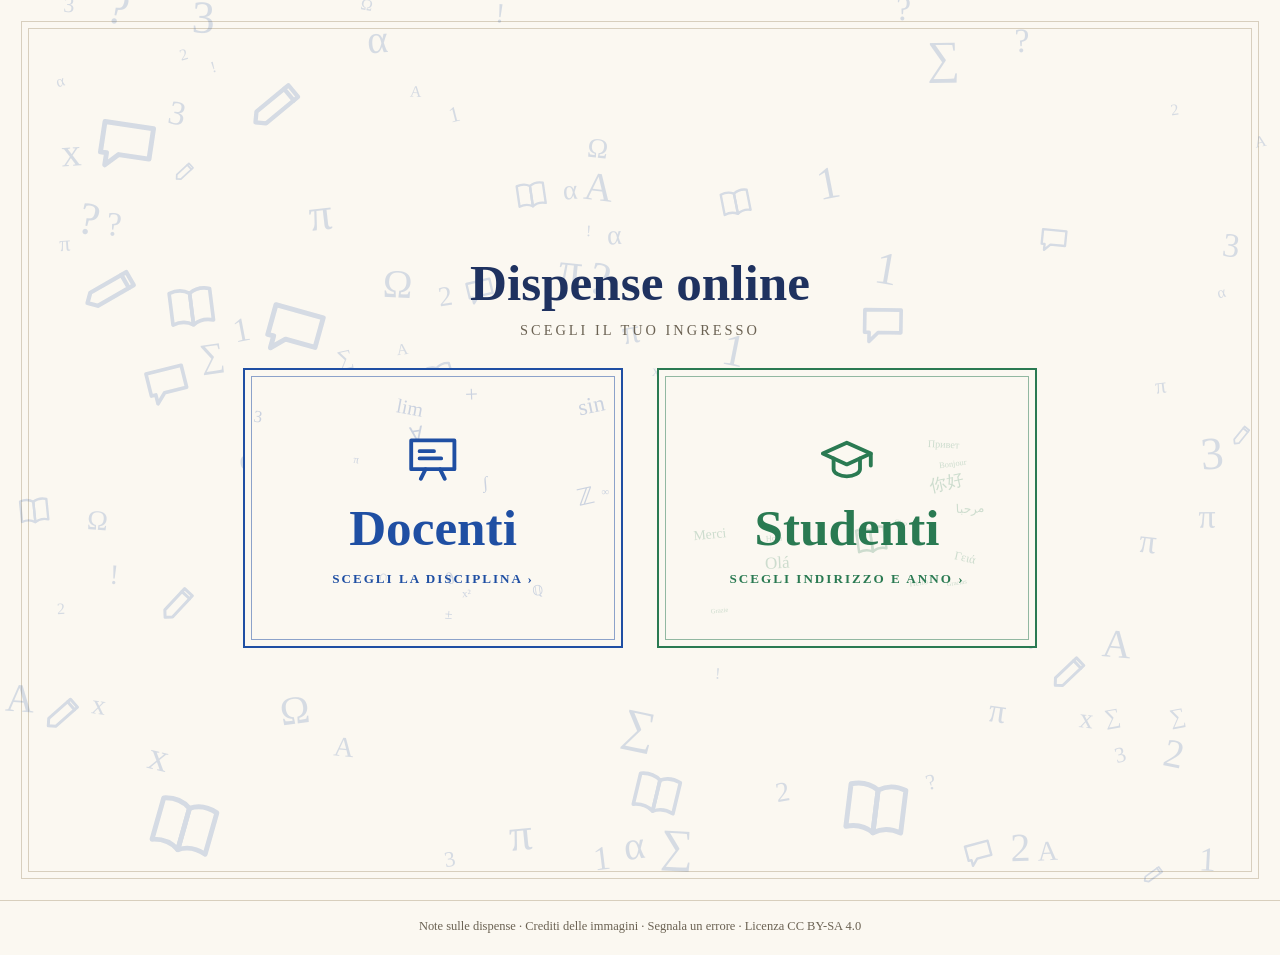
<file: sito/index.html>
<!DOCTYPE html>
<html lang="it">
<head>
<meta charset="utf-8">
<meta name="viewport" content="width=device-width, initial-scale=1">
<title>Dispense online</title>
<link rel="stylesheet" href="css/caratteri.css?v=20261128l">
<link rel="stylesheet" href="css/stile.css?v=20261128l">
</head>
<body>
<header id="barra" class="barra nascosta">
  <a href="#home" class="logo" title="Torna all'inizio"><span class="logo-segno">§</span> Dispense online</a>
  <nav id="briciole" class="briciole"></nav>
</header>
<main id="app"></main>
<div id="avviso" class="avviso" role="status"></div>

<script src="js/contenuti-anno1.js?v=20261128l"></script>
<script src="js/catalogo.js?v=20261128l"></script>
<script src="js/temi.js?v=20261128l"></script>
<script src="js/scene.js?v=20261128l"></script>
<script src="js/capitolo1.js?v=20261128l"></script>
<script src="js/esercizi-cap1.js?v=20261128l"></script>
<script src="js/capitolo2.js?v=20261128l"></script>
<script src="js/esercizi-cap2.js?v=20261128l"></script>
<script src="js/capitolo3.js?v=20261128l"></script>
<script src="js/esercizi-cap3.js?v=20261128l"></script>
<script src="js/capitolo4.js?v=20261128l"></script>
<script src="js/esercizi-cap4.js?v=20261128l"></script>
<script src="js/capitolo5.js?v=20261128l"></script>
<script src="js/esercizi-cap5.js?v=20261128l"></script>
<script src="js/capitolo6.js?v=20261128l"></script>
<script src="js/esercizi-cap6.js?v=20261128l"></script>
<script src="js/capitolo7.js?v=20261128l"></script>
<script src="js/esercizi-cap7.js?v=20261128l"></script>
<script src="js/illustrazioni.js?v=20261128l"></script>
<script src="js/animazioni.js?v=20261128l"></script>
<script src="js/app.js?v=20261128l"></script>
</body>
</html>
</file>
<file: sito/css/caratteri.css>
/* "Libro Serif" = Liberation Serif (licenza SIL OFL), stesse proporzioni del Times New Roman.
   Si usa il Times New Roman del computer se c'è, altrimenti questo. */
@font-face{font-family:'Libro Serif';font-style:normal;font-weight:400;font-display:swap;src:url(../font/libro-serif-Regular.woff2) format('woff2')}
@font-face{font-family:'Libro Serif';font-style:normal;font-weight:500 800;font-display:swap;src:url(../font/libro-serif-Bold.woff2) format('woff2')}
@font-face{font-family:'Libro Serif';font-style:italic;font-weight:400;font-display:swap;src:url(../font/libro-serif-Italic.woff2) format('woff2')}
@font-face{font-family:'Libro Serif';font-style:italic;font-weight:500 800;font-display:swap;src:url(../font/libro-serif-BoldItalic.woff2) format('woff2')}
</file>
<file: sito/css/stile.css>
/* ====== STILE "LIBRO CLASSICO" — cambia qui colori e caratteri ====== */
:root{
  --blu:#1f4fa3; --blu-scuro:#1f3260; --blu-chiaro:#eef2f9;
  --arancio:#2a86c9; --arancio-chiaro:#eaf4fc; /* colore della sezione ESERCIZI (azzurro) */
  --verde:#2a7a52; --verde-chiaro:#eaf4ee;
  --viola:#6b47b8; --viola-chiaro:#f3effa;
  --giallo:#d9a514; --giallo-chiaro:#fdf6df;
  --rosso:#b8322f;
  --testo:#2a2620; --testo-2:#6b6253; --bordo:#d8cfbd; --filetto:#e6dfcf;
  --sfondo:#efe9dc; --carta:#fbf8f1;
  --serif:'Times New Roman', 'Libro Serif', Times, serif;
  --sans:var(--serif);
}
*{box-sizing:border-box}
html{scroll-behavior:smooth}
body{margin:0;font-family:var(--serif);color:var(--testo);background:var(--sfondo);line-height:1.62;font-size:18.5px}
a{color:var(--blu)}
h1,h2,h3{font-family:var(--serif);font-weight:600;line-height:1.2;color:var(--blu-scuro)}
button{font-family:var(--sans);cursor:pointer}
sup{line-height:0}

/* ====== Barra superiore ====== */
.barra{position:sticky;top:0;z-index:20;display:flex;align-items:center;gap:22px;padding:10px 26px;background:var(--carta);border-bottom:2px solid var(--blu)}
.barra.nascosta{display:none}
.logo{font-family:var(--serif);font-weight:700;font-size:1.25rem;text-decoration:none;color:var(--blu-scuro);display:flex;align-items:center;gap:10px}
.logo-segno{display:inline-grid;place-items:center;width:30px;height:30px;background:var(--blu);color:#fff;font-size:1.05rem}
.briciole{font-family:var(--sans);font-size:.92rem;color:var(--testo-2)}
.briciole a{text-decoration:none}
.briciole span.sep{margin:0 8px;opacity:.5}

/* ====== Pagina iniziale ====== */
.copertina{position:relative;min-height:100vh;display:grid;place-items:center;overflow:hidden;background:var(--carta);color:var(--blu-scuro)}
.copertina::before{content:"";position:absolute;inset:28px;border:1px solid var(--bordo);outline:6px solid var(--carta);box-shadow:0 0 0 7px var(--bordo);pointer-events:none}
.simboli span{position:absolute;font-family:var(--serif);color:rgba(31,79,163,.10);animation:sale linear infinite;user-select:none}
@keyframes sale{from{transform:translateY(110vh) rotate(0)}to{transform:translateY(-20vh) rotate(360deg)}}
.copertina-centro{position:relative;text-align:center;z-index:2;padding:20px}
.copertina-centro p{font-family:var(--sans);letter-spacing:3px;text-transform:uppercase;font-size:.9rem;color:var(--testo-2);margin:0 0 26px}
.bottone-matematica{text-decoration:none;position:relative;display:inline-flex;flex-direction:column;align-items:center;gap:8px;padding:30px 72px 24px;border:2px solid var(--blu);
  background:var(--carta);color:var(--blu-scuro);font-family:var(--serif);font-size:clamp(2.6rem,7vw,4.6rem);font-weight:700;transition:background .3s,color .3s,transform .3s}
.bottone-matematica::after{content:"";position:absolute;inset:6px;border:1px solid var(--blu);opacity:.5;pointer-events:none}
.bottone-matematica small{font-family:var(--sans);font-size:.95rem;font-weight:600;letter-spacing:3px;text-transform:uppercase;color:var(--blu)}
.bottone-matematica:hover{background:var(--blu);color:#fff;transform:translateY(-3px)}
.bottone-matematica:hover small{color:#fff}
.bottone-matematica:hover::after{border-color:#fff}
.cerchio-copertina{display:block;margin:0 auto 20px;width:150px;height:150px}

/* ====== Scelta dell'anno ====== */
.pagina-anni{min-height:calc(100vh - 54px);padding:56px 24px}
.pagina-anni h1{text-align:center;font-size:2.4rem;margin:0 0 6px}
.pagina-anni .sottotitolo{text-align:center;color:var(--testo-2);margin:0 0 40px;font-style:italic}
.griglia-anni{display:grid;grid-template-columns:repeat(auto-fit,minmax(190px,1fr));gap:20px;max-width:1100px;margin:0 auto}
.carta-anno{position:relative;display:block;text-decoration:none;color:var(--testo);background:var(--carta);border:1px solid var(--bordo);border-top:8px solid var(--c);padding:26px 22px 22px;min-height:200px;overflow:hidden;
  opacity:0;transform:translateY(24px);animation:entra .6s cubic-bezier(.2,.8,.2,1) forwards;transition:transform .3s,box-shadow .3s}
.carta-anno:hover{transform:translateY(-5px);box-shadow:0 14px 30px rgba(60,45,20,.18)}
.carta-anno .num{font-family:var(--serif);font-size:4rem;font-weight:700;line-height:1;color:var(--c)}
.carta-anno .num sup{font-size:1.5rem}
.carta-anno .etichetta{font-weight:600;font-size:1.15rem;margin-top:8px;border-top:1px solid var(--filetto);padding-top:8px}
.carta-anno .stato{font-family:var(--sans);font-size:.85rem;color:var(--testo-2);margin-top:4px}
.carta-anno::after{content:attr(data-simbolo);position:absolute;right:10px;bottom:-24px;font-family:var(--serif);font-size:7rem;color:var(--c);opacity:.12}
.carta-anno.disattiva{cursor:default;filter:grayscale(.6)}
.carta-anno.disattiva:hover{transform:none;box-shadow:none}
@keyframes entra{to{opacity:1;transform:none}}
.carta-anno.disattiva{animation-name:entra2}
@keyframes entra2{to{opacity:1;transform:none}}

/* ====== Indice dell'anno ====== */
.contenitore{max-width:1060px;margin:0 auto;padding:36px 24px 80px}
.intestazione-anno{display:flex;flex-wrap:wrap;align-items:flex-end;justify-content:space-between;gap:16px;margin-bottom:10px;border-bottom:2px solid var(--blu);padding-bottom:14px}
.intestazione-anno h1{margin:0;font-size:2.3rem}
.intestazione-anno p{margin:4px 0 0;color:var(--testo-2);font-style:italic}
.parte{margin:34px 0 0;font-family:var(--sans);font-size:.82rem;font-weight:700;letter-spacing:3px;text-transform:uppercase;color:var(--blu)}
.lista-capitoli{border-top:1px solid var(--bordo);margin-top:8px}
.capitolo-riga{display:grid;grid-template-columns:56px 1fr auto;align-items:center;gap:18px;padding:14px 4px;border-bottom:1px solid var(--bordo);
  opacity:0;transform:translateX(-10px);animation:entra .5s ease forwards}
.capitolo-riga .n{font-family:var(--serif);font-weight:700;font-size:1.6rem;color:#fff;background:var(--blu);display:grid;place-items:center;height:48px}
.capitolo-riga h3{margin:0;font-size:1.25rem}
.capitolo-riga .paragrafi{margin:3px 0 0;color:var(--testo-2);font-size:.9rem;font-style:italic}
.capitolo-riga.prossimamente .n{background:#c5bba6}
.capitolo-riga.prossimamente h3{color:#8f8676;font-weight:400}
.azioni{display:flex;gap:8px;flex-wrap:wrap}
.bottone{display:inline-flex;align-items:center;gap:8px;border:1.5px solid var(--blu);padding:7px 16px;font-family:var(--sans);font-weight:700;font-size:.9rem;text-decoration:none;transition:background .15s,color .15s;background:var(--carta);color:var(--blu)}
.bottone:hover{background:var(--blu);color:#fff}
.b-teoria{background:var(--blu);color:#fff}
.b-teoria:hover{background:var(--blu-scuro)}
.b-esercizi{border-color:var(--arancio);background:var(--arancio);color:#fff}
.b-esercizi:hover{background:#1f6fa8}
.etichetta-presto{font-family:var(--sans);font-size:.82rem;color:#8f8676;font-style:italic}

/* ====== Pagina del capitolo ====== */
.capitolo{display:grid;grid-template-columns:240px 1fr;gap:36px;max-width:1180px;margin:0 auto;padding:30px 24px 90px}
.indice-laterale{position:sticky;top:70px;align-self:start;font-family:var(--sans);font-size:.92rem}
.indice-laterale h4{margin:0 0 8px;font-size:.78rem;letter-spacing:3px;text-transform:uppercase;color:var(--blu);border-bottom:2px solid var(--blu);padding-bottom:6px}
.indice-laterale ol{list-style:none;margin:0;padding:0}
.indice-laterale li a{display:flex;gap:10px;padding:6px 8px;text-decoration:none;color:var(--testo);border-left:3px solid transparent}
.indice-laterale li a:hover,.indice-laterale li a.attivo{background:var(--blu-chiaro);border-left-color:var(--blu);color:var(--blu-scuro)}
.indice-laterale li a b{color:var(--blu);min-width:16px}
.indice-laterale .azioni{margin-top:18px;flex-direction:column}
.indice-laterale .azioni .bottone{justify-content:center}
.indice-laterale ol ol{margin:2px 0 6px 26px;font-size:.84rem}
.indice-laterale ol ol a{padding:3px 8px;color:var(--testo-2)}

.testata-capitolo{position:relative;overflow:hidden;background:var(--carta);border:1px solid var(--bordo);border-top:10px solid var(--blu);padding:28px 34px 26px;margin-bottom:28px}
.testata-capitolo.esercizi{border-top-color:var(--arancio)}
.testata-capitolo .cap{font-family:var(--sans);font-size:.8rem;letter-spacing:3px;text-transform:uppercase;color:var(--blu);font-weight:700}
.testata-capitolo.esercizi .cap{color:var(--arancio)}
.testata-capitolo h1{font-size:2.6rem;margin:6px 0 8px}
.testata-capitolo p{margin:0;color:var(--testo-2);font-style:italic;max-width:600px}
.testata-capitolo .grande{position:absolute;right:30px;top:6px;font-family:var(--serif);font-size:9rem;font-weight:700;color:var(--blu);opacity:.10;line-height:1}
.testata-capitolo.esercizi .grande{color:var(--arancio)}

.paragrafo{background:var(--carta);border:1px solid var(--bordo);padding:30px 38px;margin-bottom:26px;scroll-margin-top:72px}
.paragrafo h2:not(.punto-testa h2, .finale-testa h2){display:flex;align-items:baseline;gap:14px;margin:0 0 16px;font-size:1.75rem;border-bottom:2px solid var(--blu);padding-bottom:8px}
.paragrafo h2:not(.punto-testa h2, .finale-testa h2) .num{flex:none;font-size:2.3rem;color:var(--blu);font-weight:700}
.paragrafo h3{font-size:1.22rem;margin:26px 0 8px;display:flex;align-items:center;gap:10px}
.paragrafo h3::before{content:"";width:10px;height:10px;background:var(--rosso);flex:none}
.paragrafo p{margin:10px 0}
.definizione,.regola,.attenzione{padding:12px 18px;margin:16px 0;font-family:var(--sans);font-size:1rem}
.definizione{background:var(--blu-chiaro);border-top:3px solid var(--blu)}
.regola{background:var(--giallo-chiaro);border-top:3px solid var(--giallo)}
.attenzione{background:#fbeceb;border-top:3px solid var(--rosso)}
.definizione>b:first-child,.regola>b:first-child,.attenzione>b:first-child{display:block;font-size:.74rem;letter-spacing:2.5px;text-transform:uppercase;margin-bottom:4px}
.definizione>b:first-child{color:var(--blu)} .regola>b:first-child{color:#8f6a00} .attenzione>b:first-child{color:var(--rosso)}
.formula{font-family:var(--serif);font-size:1.25rem;text-align:center;margin:14px 0;color:var(--blu-scuro)}
.esempio{border-left:3px solid var(--verde);padding:8px 16px;margin:14px 0;background:var(--verde-chiaro);font-family:var(--sans);font-size:1rem}
.esempio>b:first-child{color:var(--verde);text-transform:uppercase;font-size:.78rem;letter-spacing:2px;margin-right:8px}
.approfondimento{border:1px solid #c9b48a;border-left:4px solid #8a6a3a;background:#f7f0e1;padding:10px 18px;margin:18px 0;font-size:1rem}
.approfondimento>b:first-child{display:block;color:#6d5332;font-size:.8rem;letter-spacing:2px;text-transform:uppercase;margin-bottom:4px}
.approfondimento p{margin:6px 0}
table.tab-segni{border-collapse:collapse;margin:14px auto;font-family:var(--serif)}
table.tab-segni th,table.tab-segni td{width:58px;height:44px;text-align:center;vertical-align:middle;font-size:1.35rem;border:1px solid var(--bordo);padding:0}
table.tab-segni th{background:#dbe9f7;color:var(--blu-scuro);font-weight:700;border:2px solid var(--blu)}
table.tab-segni th.angolo{background:var(--blu);color:#fff;font-size:1.8rem}
table.tab-segni td{background:#fff;color:var(--testo);font-weight:400}
@media print{table.tab-segni{break-inside:avoid;margin:6px auto}table.tab-segni th,table.tab-segni td{width:40px;height:28px;font-size:1.05rem}}
table.tab{border-collapse:collapse;width:100%;margin:14px 0;font-family:var(--sans);font-size:.95rem;border-top:2px solid var(--blu);border-bottom:2px solid var(--blu)}
table.tab th{color:var(--blu-scuro);text-align:left;padding:7px 12px;border-bottom:1px solid var(--blu)}
table.tab td{border-bottom:1px solid var(--filetto);padding:7px 12px}
.mat{font-family:var(--serif);font-style:normal}
.evid{background:var(--giallo-chiaro);padding:0 4px}

/* ====== Riquadri espandibili (curiosità, esercizio svolto) ====== */
.riquadro{margin:20px 0;border:1px solid var(--viola);border-left:6px solid var(--viola);background:var(--carta)}
.riquadro-testa{all:unset;box-sizing:border-box;display:flex;align-items:center;gap:14px;width:100%;padding:11px 16px;cursor:pointer;font-family:var(--sans)}
.riquadro-testa:hover{background:var(--viola-chiaro)}
.riquadro-testa:focus-visible{outline:3px solid var(--giallo)}
.icona-tonda{flex:none;display:grid;place-items:center;width:38px;height:38px;background:var(--viola);color:#fff;transition:transform .4s}
.riquadro.aperto .icona-tonda{transform:rotate(-12deg)}
.riquadro-titoli{flex:1}
.riquadro-tipo{display:block;font-size:.72rem;font-weight:700;letter-spacing:2.5px;text-transform:uppercase;color:var(--viola)}
.riquadro-titolo{display:block;font-family:var(--serif);font-weight:600;font-size:1.12rem;color:var(--testo)}
.riquadro-freccia{font-size:.85rem;font-weight:700;color:var(--viola);white-space:nowrap}
.riquadro-freccia::after{content:" ▾";display:inline-block;transition:transform .3s}
.riquadro.aperto .riquadro-freccia::after{transform:rotate(180deg)}
.riquadro-corpo{display:grid;grid-template-rows:0fr;transition:grid-template-rows .45s ease}
.riquadro.aperto .riquadro-corpo{grid-template-rows:1fr}
.riquadro-corpo>div{overflow:hidden}
.riquadro-corpo>div>div{padding:4px 22px 16px 68px;border-top:1px solid transparent}
.riquadro.aperto .riquadro-corpo>div>div{border-top-color:var(--filetto)}
.riquadro.svolto{border-color:var(--verde)}
.riquadro.svolto .icona-tonda{background:var(--verde)}
.riquadro.svolto .riquadro-testa:hover{background:var(--verde-chiaro)}
.riquadro.svolto .riquadro-tipo,.riquadro.svolto .riquadro-freccia{color:var(--verde)}
.riquadro.svolto .riquadro-corpo>div>div{font-family:var(--sans);font-size:.98rem}
.illustrazione{float:right;width:190px;margin:8px 0 10px 22px}
.illustrazione svg{width:100%;height:auto;display:block}
.riquadro-corpo>div>div::after{content:"";display:block;clear:both}

/* ====== Animazioni interattive ====== */
.anim{border:1px solid var(--bordo);border-top:3px solid var(--verde);background:#fff;padding:16px 18px;margin:20px 0}
.anim-titolo{display:flex;align-items:center;gap:10px;font-family:var(--sans);font-weight:700;font-size:.95rem;color:var(--verde);margin-bottom:10px;text-transform:uppercase;letter-spacing:1.5px}
.anim-titolo .pallino{width:9px;height:9px;background:var(--verde);animation:pulsa 1.6s infinite}
@keyframes pulsa{50%{opacity:.3}}
.anim svg{display:block;width:100%;height:auto}
.comandi{display:flex;flex-wrap:wrap;gap:12px 22px;align-items:center;margin-top:12px;font-family:var(--sans);font-size:.92rem}
.comandi label{display:flex;align-items:center;gap:8px;font-weight:700}
.comandi input[type=range]{width:140px;accent-color:var(--blu)}
.comandi output{min-width:26px;font-weight:800;color:var(--blu)}
.comandi button{border:1.5px solid var(--blu);padding:6px 14px;font-weight:700;background:var(--blu);color:#fff}
.comandi button.secondario{background:#fff;color:var(--blu)}
.lettura{margin-top:10px;font-family:var(--sans);font-size:1rem;padding:8px 12px;background:var(--carta);border-left:3px solid var(--bordo)}
.lettura b{color:var(--blu-scuro)}
.passo-expr{font-family:var(--serif);font-size:1.55rem;text-align:center;padding:18px 8px;min-height:80px;background:var(--carta);border:1px solid var(--filetto)}
.passo-expr .hl{background:#ffe27a;padding:0 4px;animation:lampeggia .8s ease 2}
@keyframes lampeggia{50%{background:#fff0b3}}
.passo-nota{text-align:center;color:var(--testo-2);margin-top:8px;min-height:1.6em;font-family:var(--sans)}

/* ====== Esercizi ====== */
.barra-esercizi{display:flex;flex-wrap:wrap;align-items:center;justify-content:space-between;gap:12px;margin-bottom:20px;font-family:var(--sans)}
.modalita{display:flex;border:1.5px solid var(--bordo);background:var(--carta)}
.modalita button{border:none;background:transparent;padding:8px 18px;font-weight:700;color:var(--testo-2)}
.modalita button.attivo{background:var(--arancio);color:#fff}
.modalita button.attivo.ins{background:var(--verde)}
.nota-modalita{font-size:.9rem;color:var(--testo-2)}
.legenda{font-size:.85rem;color:var(--testo-2)}
.paragrafo.ex>h2{border-bottom-color:var(--arancio)}
.paragrafo.ex>h2 .num{color:var(--arancio)}
.gruppo{margin-top:24px}
.gruppo h3{font-size:1.1rem;margin:0;padding:6px 0;color:var(--arancio);border-bottom:1px solid var(--filetto)}
.gruppo h3::before{background:var(--arancio)}
.gruppo .istruzione{font-family:var(--sans);font-style:italic;color:var(--testo-2);margin:8px 0 2px;font-size:.95rem}
.esercizio{display:grid;grid-template-columns:44px 1fr;gap:12px;padding:12px 0;border-bottom:1px dotted var(--bordo)}
.esercizio:last-child{border-bottom:none}
.esercizio .nr{text-align:center}
.esercizio .nr span{display:block;background:var(--arancio);color:#fff;font-family:var(--sans);font-weight:700;font-size:.92rem;padding:2px 0}
.punti{display:block;font-size:.62rem;letter-spacing:1px;color:var(--arancio);margin-top:3px;font-family:var(--sans)}
.esercizio .testo{margin:0 0 6px}
.esercizio .tag{font-family:var(--sans);font-size:.7rem;font-weight:700;letter-spacing:1.5px;text-transform:uppercase;color:var(--arancio);border:1px solid var(--arancio);padding:0 6px;margin-right:6px;vertical-align:2px}
.esercizio ol.voci{margin:4px 0 6px;padding:0;list-style:none;display:grid;grid-template-columns:repeat(auto-fill,minmax(230px,1fr));gap:2px 18px}
.esercizio ol.voci.lunghe{grid-template-columns:1fr}
.esercizio ol.voci li b{color:var(--arancio);font-family:var(--sans);margin-right:6px}
.esercizio .fig{float:right;margin:0 0 6px 16px;width:250px;max-width:42%}
.esercizio .fig svg{display:block;max-width:100%;height:auto}
.esercizio .fig.larga{float:none;margin:6px 0;width:auto;max-width:560px}
.esercizio .corpo::after{content:"";display:block;clear:both}
.mostra-sol{border:1.5px solid var(--arancio);background:var(--carta);color:var(--arancio);padding:3px 12px;font-weight:700;font-size:.82rem}
.mostra-sol[aria-expanded=true]{background:var(--arancio);color:#fff}
.soluzione{display:none;margin-top:8px;padding:8px 14px;background:var(--arancio-chiaro);border-left:3px solid var(--arancio);font-family:var(--sans);font-size:.98rem}
.soluzione.vis{display:block;animation:compare .3s ease}
@keyframes compare{from{opacity:0;transform:translateY(-4px)}}
.esercizio .riquadro{margin:10px 0 0}
.esercizio .riquadro-corpo>div>div{padding-left:22px}
.passi{margin:4px 0;padding-left:0;list-style:none}
.passi li{padding:2px 0}
.passi li .eq{font-family:var(--serif);font-size:1.05rem}
.passi li .nota{color:var(--testo-2);font-size:.88rem;font-style:italic}
body:not(.insegnante) .solo-insegnante{display:none}

.avviso{visibility:hidden;position:fixed;left:50%;bottom:24px;transform:translateX(-50%) translateY(120px);background:var(--blu-scuro);color:#fff;padding:12px 20px;font-family:var(--sans);font-weight:700;transition:transform .35s;z-index:50;max-width:90vw}
.avviso.su{visibility:visible;transform:translateX(-50%) translateY(0)}
.solo-stampa{display:none}

@media screen and (max-width:860px){
  .capitolo{grid-template-columns:1fr}
  .indice-laterale{position:static}
  .paragrafo{padding:22px 16px}
  .riquadro-corpo>div>div{padding:4px 14px 14px 14px}
  .illustrazione{float:none;width:160px;margin:6px auto}
  .capitolo-riga{grid-template-columns:44px 1fr}
  .capitolo-riga .azioni{grid-column:1/-1}
  .testata-capitolo h1{font-size:2rem}
  .esercizio .fig{float:none;max-width:100%;margin:6px 0}
}

/* ====== Stampa / PDF ====== */
@page{size:A4;margin:14mm 15mm 16mm}
@media print{
  html,body{background:#fff;font-size:10.5pt;line-height:1.5}
  .barra,.indice-laterale,.comandi,.riquadro-freccia,.non-stampa,.avviso{display:none!important}
  .capitolo{display:block;padding:0;max-width:none}
  .paragrafo{border:none;padding:0;margin:0 0 6mm;background:none}
  .paragrafo h2:not(.punto-testa h2, .finale-testa h2){break-after:avoid}
  .testata-capitolo{background:none;margin-bottom:5mm;padding:4mm 0 3mm;border-left:none;border-right:none;border-bottom:none}
  .riquadro{background:none}
  .riquadro-corpo{grid-template-rows:1fr!important}
  .riquadro-corpo>div>div{padding:2px 14px 10px 14px}
  .riquadro-testa{padding:6px 12px}
  .icona-tonda{width:28px;height:28px}
  .illustrazione{width:34mm;margin:2px 0 6px 14px}
  .riquadro-testa{break-after:avoid}
  .riquadro{break-inside:auto}
  .anim{padding:6px 8px;margin:8px auto;width:74%;clear:both}
  .anim.affianca{float:right;width:50%;margin:2px 0 8px 14px;clear:right}
  .riquadro,.definizione,.regola,.attenzione,.esempio,.approfondimento,table.tab,.paragrafo h3,.paragrafo h2:not(.punto-testa h2, .finale-testa h2),.formula,figure,.fig-testo{clear:both}
  .riquadro{display:flow-root}
  .anim .lettura{font-size:.8rem}
  .anim svg{max-height:40mm;width:auto;max-width:100%;margin:0 auto}
  .anim-titolo{margin-bottom:4px;font-size:.8rem}
  .anim-titolo .pallino{display:none}
  .lettura{padding:2px 8px;font-size:.92rem}
  .definizione,.regola,.attenzione,.esempio,.approfondimento,table.tab tr,.formula,.anim,.riquadro-testa{break-inside:avoid}
  h2,h3{break-after:avoid}
  p{orphans:3;widows:3}
  *{-webkit-print-color-adjust:exact;print-color-adjust:exact}
}
.pagina-stampa .capitolo{display:block;max-width:820px}
.copertina-pdf{height:265mm;display:flex;flex-direction:column;justify-content:center;align-items:center;text-align:center;break-after:page;background:var(--carta);border:1px solid var(--bordo);border-top:14mm solid var(--blu);color:var(--blu-scuro)}
.copertina-pdf h1{font-size:54pt;margin:0}
.copertina-pdf p{font-family:var(--sans);letter-spacing:3px;text-transform:uppercase;color:var(--testo-2)}
.indice-pdf{break-after:page}
.indice-pdf li{font-size:13pt;margin:6px 0}
.fig-testo{float:right;width:210px;margin:4px 0 12px 24px;padding:8px;background:#fff;border:1px solid var(--bordo)}
.fig-testo svg{display:block;width:100%;height:auto}
.fig-testo figcaption{font-family:var(--sans);font-size:.8rem;color:var(--testo-2);font-style:italic;margin-top:6px;line-height:1.35}
.paragrafo::after{content:"";display:block;clear:both}
.paragrafo h3{clear:both}
@media screen and (max-width:860px){.fig-testo{float:none;width:200px;margin:8px auto}}
@media print{.fig-testo{width:44mm;break-inside:avoid}}
.indice-laterale{max-height:calc(100vh - 86px);overflow:auto}
.esercizio .fig{background:#fff}
.esercizio .solo-insegnante{clear:both}
.esercizio .fig{width:210px}

/* ====== Esercizi in stile libro: risultato tra parentesi quadre ====== */
.riga{display:flex;justify-content:space-between;align-items:baseline;gap:18px}
.riga .testo{flex:1}
.ris{color:var(--testo-2);font-size:.95rem;text-align:right;max-width:46%;flex:none}
.esercizio ol.voci{display:block;margin:4px 0 6px;padding:0;list-style:none}
.esercizio ol.voci li{display:flex;justify-content:space-between;align-items:baseline;gap:18px;padding:1px 0;border-bottom:1px dotted transparent}
.esercizio ol.voci li:hover{border-bottom-color:var(--filetto)}
.mostra-svolg{margin-top:6px;border:none;background:none;color:#1f6fa8;font-weight:700;font-size:.92rem;padding:2px 0;cursor:pointer}
.mostra-svolg::before{content:"▸ ";display:inline-block;transition:transform .25s}
.mostra-svolg[aria-expanded=true]::before{transform:rotate(90deg)}
.svolgimento{display:grid;grid-template-rows:0fr;transition:grid-template-rows .35s ease}
.svolgimento.vis{grid-template-rows:1fr}
.svolgimento>div{overflow:hidden;border-left:3px solid var(--arancio);background:var(--arancio-chiaro);padding:0 14px;margin-top:4px}
.svolgimento.vis>div{padding:8px 14px}
.esercizio .fig.icona{width:120px}
.vf{display:inline-flex;gap:6px;flex:none;align-self:center}
.vf>span{display:grid;place-items:center;width:22px;height:22px;border:1.5px solid var(--testo);background:#fff;font-family:var(--sans);font-size:.8rem;font-weight:700;color:var(--testo);line-height:1}
.vf i{font-style:normal}
.vf b{display:none}
.sol-finale{margin:8px 0 0;padding-top:6px;border-top:1px solid #c5ddf0}
.sol-finale>b:first-child{display:block;color:#1f6fa8;font-size:.72rem;letter-spacing:1.5px;text-transform:uppercase;margin-bottom:2px}

/* ====== Esercizi: elementi come nel libro ====== */
.esercizio .tag,.tag-inline{display:inline-block;font-family:var(--sans);font-size:.7rem;font-weight:700;letter-spacing:1.2px;text-transform:uppercase;color:#fff;background:var(--arancio);padding:1px 7px;margin-right:4px;vertical-align:2px}
.tag-inline{background:var(--blu)}
.esercizio ol.voci.affiancate{display:grid;grid-template-columns:repeat(auto-fill,minmax(200px,1fr));gap:2px 22px}
.esercizio ol.voci.affiancate li{display:block}
.opzioni{list-style:none;margin:6px 0;padding:0;display:grid;grid-template-columns:repeat(auto-fill,minmax(210px,1fr));gap:4px 20px}
.opzioni li{display:flex;align-items:baseline;gap:8px}
.opzioni .lettera{flex:none;display:inline-grid;place-items:center;width:20px;height:20px;border:1.5px solid var(--arancio);color:var(--arancio);font-weight:700;font-size:.78rem;font-family:var(--sans)}
.associa{display:grid;grid-template-columns:1fr 1.6fr;gap:10px 30px;margin:6px 0}
.associa ol{margin:0;padding-left:24px}
.associa ol li::marker{color:var(--arancio);font-weight:700}
.tab-es{border-collapse:collapse;margin:8px 0;font-family:var(--sans);font-size:.95rem}
.tab-es th,.tab-es td{border:1px solid var(--bordo);padding:3px 12px;text-align:center}
.tab-es th{background:var(--arancio-chiaro);color:var(--arancio)}
.magico{border-collapse:collapse;margin:8px 0}
.magico td{width:38px;height:38px;border:1.5px solid var(--testo);text-align:center;font-size:1.1rem}
table.colonna{border-collapse:collapse;margin:4px 0;font-family:var(--serif)}
table.colonna td{padding:0 10px}
table.colonna td:first-child{text-align:right;border-right:2px solid currentColor}
.alberi{display:flex;flex-wrap:wrap;gap:16px}
.alberi svg{width:200px;height:auto;background:#fff}
.sol-finale svg{max-width:420px;height:auto;background:#fff;display:block;margin-top:4px}
.punteggio{display:block;text-align:right;font-family:var(--sans);font-weight:700;color:var(--rosso)}
.totale{text-align:right;font-size:1.2rem;font-weight:700;color:var(--rosso);border-top:2px solid var(--rosso);padding-top:8px}
.box-es{margin:18px 0;border:1.5px solid var(--arancio);background:#f3f9fe}
.box-es .box-titolo{font-family:var(--sans);font-weight:700;color:#fff;background:var(--arancio);padding:6px 14px;letter-spacing:.5px}
.box-es .box-corpo{padding:8px 16px}
.box-es>.mostra-svolg,.box-es>.svolgimento{margin-left:16px;margin-right:16px}
.box-es>.svolgimento{margin-bottom:10px}
.box-agenda{border-color:var(--verde);background:var(--verde-chiaro)}
.box-agenda .box-titolo{background:var(--verde)}
.box-accresci .box-titolo{background:#1f6fa8}
.box-nota{border-color:#8fb8dd;background:#fbfdff}
.box-nota .box-titolo{background:#e3eef8;color:#1f6fa8}
.lista-controllo{list-style:none;padding:0;margin:6px 0}
.lista-controllo li{padding:3px 0;border-bottom:1px dotted var(--bordo)}
.lista-controllo li i{color:var(--testo-2);font-size:.9em}
.appunti{display:none}
@media print{.appunti{margin:8px 0;background:repeating-linear-gradient(to bottom,transparent 0,transparent 27px,#c9d6e6 27px,#c9d6e6 28px);border-top:1px solid #8fb8dd}.appunti span{display:block;font-style:italic;color:var(--testo-2);font-size:9pt;line-height:28px}}
.paragrafo.punto{border-top:6px solid var(--rosso)}
.punto-testa{margin-bottom:6px;break-after:avoid;page-break-after:avoid;break-inside:avoid}
.gruppo>h3,.gruppo>.istruzione{break-after:avoid}
.tieni-insieme{break-inside:avoid}
.punto-testa span{font-family:var(--sans);font-weight:700;letter-spacing:2px;color:var(--rosso);font-size:.85rem}
.punto-testa h2{margin:4px 0 10px;font-size:1.5rem}
.paragrafo.finale{border-top:6px solid var(--viola)}
.finale-testa{display:flex;justify-content:space-between;align-items:baseline;border-bottom:2px solid var(--viola);margin-bottom:8px}
.finale-testa h2{margin:0 0 8px;font-size:2rem;color:var(--viola)}
.durata{font-family:var(--sans);font-weight:700;color:var(--viola)}
.finale .gruppo h3{color:#fff;background:var(--viola);display:inline-block;padding:3px 12px;font-family:var(--sans);font-size:.9rem;letter-spacing:1px;border:none}
.finale .gruppo h3::before{display:none}
.paragrafo.ex .gruppo h3{margin-top:18px}
@media screen and (max-width:860px){.associa{grid-template-columns:1fr}}
.esercizio .fig:has(svg[data-albero]){width:auto;background:transparent}
.alberi svg{width:auto}
@media print{
  .centra{float:none!important;display:block;margin:6px auto 10px!important;clear:both}
  .fig-testo.centra{width:52mm}
  .illustrazione.centra{width:36mm}
  .esercizio .fig.centra{width:auto;max-width:70mm}
  .esercizio{break-inside:avoid;padding:6px 0;grid-template-columns:34px 1fr;gap:8px}
  .esercizio .nr span{font-size:.8rem}
  .gruppo>h3,.istruzione{break-after:avoid}
  .box-es{break-inside:avoid}
  .paragrafo.ex,.paragrafo.punto,.paragrafo.finale{border:none;padding:0;margin:0 0 6mm}
  .paragrafo.punto,.paragrafo.finale{border-top:3px solid var(--rosso);padding-top:3mm}
  .paragrafo.finale{border-top-color:var(--viola)}
  .spezzabile{break-inside:auto!important}
  .esercizio .ris{float:right;margin-left:14px;max-width:55%;text-align:right;color:var(--testo-2);font-size:9.5pt}
  /* solo l'inizio di ogni capitolo va su pagina nuova; sintesi, esercizi e verifica proseguono di seguito */
  .pagina-stampa .capitolo:not(.esercizi-stampa){break-before:page}
  .riquadro,.box-es,.sint-blocco,.approfondimento,.definizione,.regola,.attenzione,.esempio,.curiosita{break-inside:avoid!important}
  .box-es:has(.lista-controllo){break-inside:auto!important;border:none;border-top:3px solid #8fb8dd;background:none}
  .box-es:has(.lista-controllo) .box-titolo{background:none;padding:6px 0;break-after:avoid}
  .box-es:has(.lista-controllo) .box-corpo{padding:0}
  .lista-controllo li{break-inside:avoid}
  .titoli,.testata-capitolo{break-inside:avoid!important;break-after:avoid!important}
  .approfondimento>b:first-child,.box-titolo{break-after:avoid}
  .spezzabile li,.spezzabile tr,.spezzabile .fig,.spezzabile .opzioni,.spezzabile .associa,.spezzabile .passi li,.spezzabile .sol-finale,.spezzabile .formula{break-inside:avoid}
  .spezzabile p{orphans:2;widows:2}
  .esercizio.spezzabile,.spezzabile .esercizio{display:block}
  .esercizio.spezzabile>.nr,.spezzabile .esercizio>.nr{float:left;width:34px}
  .esercizio.spezzabile>.corpo,.spezzabile .esercizio>.corpo{margin-left:42px}
  .box-titolo,.riquadro-testa{break-after:avoid}
  .barra-esercizi{display:none}
  .esercizio .fig{max-width:60mm}
  .esercizio .fig.icona{width:26mm}
}

/* ====== Simboli fluttuanti: solo nel riquadro "Matematica" e nella pagina degli anni ====== */
.copertina .simboli{display:none}
.bottone-matematica{overflow:hidden;isolation:isolate}
.bottone-matematica .simboli{display:block;position:absolute;inset:0;z-index:-1;pointer-events:none}
.bottone-matematica .simboli span{position:absolute;bottom:0;color:rgba(31,79,163,.18);animation:saleBox linear infinite;font-family:var(--serif);white-space:nowrap}
.bottone-matematica:hover .simboli span{color:rgba(255,255,255,.28)}
@keyframes saleBox{from{transform:translateY(120%) rotate(0)}to{transform:translateY(-240px) rotate(200deg)}}
.pagina-anni{position:relative;overflow:hidden;background:#fff}
.pagina-anni>.simboli{position:absolute;inset:0;pointer-events:none;z-index:0}
.pagina-anni>.simboli span{position:absolute;top:0;color:rgba(31,79,163,.2);animation:sale linear infinite;font-family:var(--serif);white-space:nowrap}
.pagina-anni>h1,.pagina-anni>.sottotitolo,.pagina-anni>.griglia-anni{position:relative;z-index:1}
@keyframes saleAnni{from{transform:translateY(100vh) rotate(-8deg)}to{transform:translateY(-12vh) rotate(8deg)}}
.pagina-anni{min-height:calc(100vh - 54px)}
.titolo-copertina{font-size:clamp(2rem,5vw,3.2rem);margin:0 0 6px;color:var(--blu-scuro)}

/* ====== CELLULARE E TABLET ====== */
@media screen and (max-width:860px){
  .capitolo{grid-template-columns:minmax(0,1fr);gap:18px;padding:16px 12px 60px}
  .indice-laterale{position:static;max-height:none;overflow:visible;background:var(--carta);border:1px solid var(--bordo);padding:10px 12px}
  .indice-laterale h4{cursor:pointer;margin:0;border-bottom:none;padding:4px 0;display:flex;justify-content:space-between;align-items:center}
  .indice-laterale h4::after{content:"Indice ▾";letter-spacing:1px;font-size:.78rem;color:var(--blu)}
  .indice-laterale.aperto h4::after{content:"Chiudi ▴"}
  .indice-laterale>ol{display:none;margin-top:8px;border-top:1px solid var(--filetto);padding-top:6px}
  .indice-laterale.aperto>ol{display:block}
  .indice-laterale li a{white-space:normal}
  .indice-laterale .azioni{margin-top:10px;flex-direction:row;flex-wrap:wrap}
  .indice-laterale .azioni .bottone{flex:1 1 140px}
  .paragrafo{padding:18px 14px;margin-bottom:16px}
  .paragrafo h2:not(.punto-testa h2, .finale-testa h2){font-size:1.35rem;gap:10px}
  .paragrafo h2:not(.punto-testa h2, .finale-testa h2) .num{font-size:1.7rem}
  table.tab,.tab-es{display:block;overflow-x:auto;white-space:nowrap;max-width:100%}
  .testata-capitolo{padding:18px 16px;margin-bottom:16px}
  .testata-capitolo .grande{font-size:5rem;right:12px}
  .anim{padding:10px}
  .comandi{gap:8px 14px}
  .comandi input[type=range]{width:110px}
  .passo-expr{font-size:1.15rem;padding:12px 4px}
}
@media screen and (max-width:600px){
  body{font-size:17px}
  .barra{gap:10px;padding:8px 12px;flex-wrap:wrap}
  .logo{font-size:1.05rem}
  .briciole{font-size:.8rem;line-height:1.5}
  .briciole span.sep{margin:0 4px}
  .copertina::before{inset:10px;outline-width:3px;box-shadow:0 0 0 4px var(--bordo)}
  .copertina-centro{padding:16px;width:100%}
  .titolo-copertina{font-size:2.1rem}
  .bottone-matematica{padding:22px 18px 18px;font-size:clamp(2rem,11vw,3rem);max-width:100%;width:min(340px,100%)}
  .bottone-matematica small{font-size:.8rem}
  .pagina-anni{padding:30px 12px}
  .pagina-anni h1{font-size:1.8rem}
  .pagina-anni .sottotitolo{margin-bottom:22px}
  .griglia-anni{grid-template-columns:repeat(2,minmax(0,1fr));gap:12px}
  .carta-anno{min-height:150px;padding:16px 14px}
  .carta-anno .num{font-size:3rem}
  .carta-anno::after{font-size:4.5rem}
  .contenitore{padding:20px 12px 50px}
  .intestazione-anno h1{font-size:1.8rem}
  .capitolo-riga{grid-template-columns:40px minmax(0,1fr);gap:10px}
  .capitolo-riga .n{height:40px;font-size:1.2rem}
  .testata-capitolo h1{font-size:1.7rem}
  .definizione,.regola,.attenzione,.esempio{padding:10px 12px}
  .formula{font-size:1.1rem}
  .esercizio{grid-template-columns:34px minmax(0,1fr);gap:8px}
  .esercizio .nr span{font-size:.8rem}
  .esercizio ol.voci li{gap:8px}
  .esercizio ol.voci.affiancate{grid-template-columns:repeat(auto-fill,minmax(130px,1fr))}
  .opzioni{grid-template-columns:repeat(auto-fill,minmax(130px,1fr))}
  .esercizio .fig,.esercizio .fig.icona{float:none;width:auto;max-width:100%;margin:6px 0}
  .esercizio .fig svg{max-width:100%}
  .alberi svg{max-width:100%}
  .box-es .box-corpo{padding:8px 10px}
  .finale-testa h2{font-size:1.5rem}
  .svolgimento.vis>div{padding:8px 10px}
  .riquadro-testa{padding:10px 12px;gap:10px}
  .riquadro-titolo{font-size:1rem}
  .illustrazione{float:none;width:150px;margin:6px auto}
}

/* ---------- FOTO REALI E CREDITI ---------- */
img.foto{display:block;width:100%;height:auto;border:1px solid var(--bordo)}
.illustrazione img.foto{border-radius:0}
@media print{
}

/* ---------- STORIA DELLA MATEMATICA e TEORIA IN SINTESI ---------- */
.indice-laterale li.extra a{font-style:italic}
.paragrafo.storia{background:#fbf6ea;border-left:4px solid #9a7b4f}
.paragrafo.storia>h2{color:#6d5332;border-bottom-color:#c9b48f}
.paragrafo.storia>h2 .num{color:#9a7b4f}
.storia-domanda{font-size:1.3rem;font-style:italic;color:#6d5332;margin:0 0 6px}
.linea-tempo{list-style:none;margin:18px 0;padding:0 0 0 18px;border-left:2px solid #c9b48f}
.linea-tempo li{position:relative;margin:0 0 14px;padding-left:14px}
.linea-tempo li::before{content:"";position:absolute;left:-25px;top:7px;width:10px;height:10px;background:#9a7b4f;border:2px solid #fbf6ea}
.linea-tempo .data{display:block;font-weight:700;color:#6d5332;font-size:.9rem;letter-spacing:.5px;text-transform:uppercase}
.storia-capitolo{border-top:1px solid #c9b48f;padding-top:10px;margin-top:6px}
.paragrafo.sintesi>h2{color:var(--blu-scuro)}
.sint-griglia{display:grid;grid-template-columns:minmax(0,1fr);gap:16px}
.sint-blocco{min-width:0}
.sint-blocco{border-top:3px solid var(--blu);background:#fff;border-left:1px solid var(--bordo);border-right:1px solid var(--bordo);border-bottom:1px solid var(--bordo);padding:10px 16px 6px;font-size:.96rem}
.sint-blocco h3::before{display:none}
.sint-blocco h3{margin:0 0 8px;font-size:1.08rem;color:var(--blu-scuro);display:flex;gap:8px;align-items:baseline}
.sint-blocco h3 span{display:inline-grid;place-items:center;min-width:22px;height:22px;background:var(--blu);color:#fff;font-size:.85rem}
.sint-blocco p{margin:6px 0}
.sint-blocco table.tab{font-size:.86rem;margin:6px 0;width:100%}
.sint-blocco .formula{font-size:1rem;margin:8px 0}
@media screen and (max-width:860px){.sint-griglia{grid-template-columns:minmax(0,1fr)}}
@media screen and (max-width:600px){.sint-blocco table.tab{display:block;overflow-x:auto}.linea-tempo{padding-left:12px}}
@media print{
  .paragrafo.storia{break-inside:avoid;font-size:9.5pt;line-height:1.38;padding-top:4mm;padding-bottom:3mm}
  .paragrafo.storia>h2{margin-bottom:6px}
  .storia-domanda{font-size:11pt}
  .linea-tempo{margin:8px 0}
  .linea-tempo li{break-inside:avoid;margin:0 0 5px}
  .linea-tempo .data{font-size:7.5pt}
  .storia-capitolo{padding-top:5px}
  .sint-griglia{display:block}
  .sint-blocco{break-inside:avoid;margin:0 0 4mm;font-size:9pt}
  .sint-blocco table.tab{font-size:7.6pt}
}
.sint-blocco td:last-child{white-space:nowrap}
@media screen and (max-width:600px){.sint-blocco td:last-child{white-space:normal}}
.sint-lista{list-style:none;margin:6px 0 8px;padding:0}
.sint-lista li{display:grid;grid-template-columns:minmax(9em,auto) 1fr;gap:4px 18px;padding:3px 0;border-bottom:1px dotted var(--filetto);align-items:baseline}
.sint-lista li:last-child{border-bottom:none}
.sint-lista li>.mat:only-child{grid-column:1 / -1}
.sint-lista .nota{color:var(--testo-2);font-size:.92em}
.sint-blocco td small{color:var(--testo-2)}
.sint-blocco .esempio{margin:8px 0}
@media screen and (max-width:600px){.sint-lista li{grid-template-columns:1fr;gap:0}}
.sint-blocco .esempio .sint-lista li{grid-template-columns:19em 1fr}
@media screen and (max-width:600px){.sint-blocco .esempio .sint-lista li{grid-template-columns:1fr}}

/* ===== CAPITOLO 3: frazioni scritte una sopra l'altra e decimali periodici ===== */
.fr{display:inline-block;vertical-align:middle;text-align:center;margin:0 .1em;line-height:1.12;font-size:.9em;white-space:nowrap}
.fr>span{display:block;padding:0 .14em}
.fr>span:first-child{border-bottom:1px solid currentColor}
.fr sup{font-size:.72em}
.per{text-decoration:overline;text-decoration-thickness:1px}
.passi .eq,.formula,.voci li,.opzioni li{line-height:1.9}
.vuoto{display:inline-block;min-width:1.4em;border:1px solid #9aa4b8;background:#fff;color:transparent;line-height:1.1}
/* parentesi alte quanto le frazioni che racchiudono (classi create da esprq.ingrandisci) */
.pg{display:inline-block;line-height:1;vertical-align:middle;font-weight:300;margin:0 .03em;transform:scaleY(1.08)}
.pg1{font-size:1.75em}.pg2{font-size:2.05em}.pg3{font-size:2.35em}
.pg+sup{vertical-align:1.05em;margin-left:-.05em}
/* semplificazioni: numero barrato e nuovo valore piccolo sopra (o sotto nei denominatori) */
.canc{position:relative;display:inline-block}
.canc::after{content:"";position:absolute;left:-2px;right:-2px;top:55%;border-top:1.4px solid #c8373b;transform:rotate(-32deg)}
.canc::before{content:attr(data-n);position:absolute;left:62%;top:-.78em;font-size:.66em;color:#c8373b;line-height:1;font-weight:700}
.canc.giu::before{top:auto;bottom:-.78em}
.fr>span:first-child:has(.canc){padding-top:.5em}
.fr>span:last-child:has(.canc){padding-bottom:.5em}
/* evidenziazioni a colori nei passaggi */
.c1{color:#c8373b;font-weight:700}.c2{color:#1f4fa3;font-weight:700}.c3{color:#1f8a5b;font-weight:700}.c4{color:#6b47b8;font-weight:700}
.passaggi{margin:.4em 0 .6em;padding-left:0;list-style:none}
.passaggi li{padding:.35em 0;border-bottom:1px dotted #d8cfbb;line-height:2}
.passaggi li:last-child{border-bottom:0}
.passaggi .perche{display:block;font-size:.9em;color:#5b5446;font-style:italic;line-height:1.4}
p:has(.pg),li:has(.pg),.box-corpo:has(.pg) p,.sol-finale:has(.pg){line-height:2.5}
.passi li:has(.pg){padding:4px 0}
.esercizio ol.voci.affiancate:has(.pg){grid-template-columns:1fr}
.esercizio ol.voci li:has(.pg){line-height:2.5}
.sol-finale p br+*,.svolgimento p{line-height:2.4}

/* parentesi che crescono con il contenuto (come \left( \right) in LaTeX): create da esprq.ingrandisci */
.gp{display:inline-flex;align-items:stretch;vertical-align:middle;white-space:nowrap;margin:0 .04em}
.gp>.gpC{display:block;padding:.08em .04em}
.gp>.gpL,.gp>.gpR{flex:none;width:.42em;background-repeat:no-repeat;background-size:100% 100%}
.gp.gb>.gpL,.gp.gb>.gpR{width:.3em}
.gp>.gpR{transform:scaleX(-1)}
.gp+sup{vertical-align:1.15em;margin-left:.02em}
p:has(.gp),li:has(.gp),.box-corpo:has(.gp) p,.sol-finale:has(.gp){line-height:2.6}
.esercizio ol.voci.affiancate:has(.gp){grid-template-columns:1fr}
.gt>.gpL,.gt>.gpR{background-image:url("data:image/svg+xml,%3Csvg%20xmlns%3D%22http%3A//www.w3.org/2000/svg%22%20viewBox%3D%220%200%2010%20100%22%20preserveAspectRatio%3D%22none%22%3E%3Cpath%20d%3D%22M8.5%201%20C1.5%2022%201.5%2078%208.5%2099%22%20fill%3D%22none%22%20stroke%3D%22%232a2620%22%20stroke-width%3D%221.3%22%20vector-effect%3D%22non-scaling-stroke%22%20stroke-linecap%3D%22round%22/%3E%3C/svg%3E")}
.gq>.gpL,.gq>.gpR{background-image:url("data:image/svg+xml,%3Csvg%20xmlns%3D%22http%3A//www.w3.org/2000/svg%22%20viewBox%3D%220%200%2010%20100%22%20preserveAspectRatio%3D%22none%22%3E%3Cpath%20d%3D%22M8%201%20H3%20V99%20H8%22%20fill%3D%22none%22%20stroke%3D%22%232a2620%22%20stroke-width%3D%221.3%22%20vector-effect%3D%22non-scaling-stroke%22%20stroke-linecap%3D%22round%22/%3E%3C/svg%3E")}
.gg>.gpL,.gg>.gpR{background-image:url("data:image/svg+xml,%3Csvg%20xmlns%3D%22http%3A//www.w3.org/2000/svg%22%20viewBox%3D%220%200%2010%20100%22%20preserveAspectRatio%3D%22none%22%3E%3Cpath%20d%3D%22M8.5%201%20C4.5%201%205.5%208%205.5%2020%20L5.5%2040%20C5.5%2046%204%2050%201.5%2050%20C4%2050%205.5%2054%205.5%2060%20L5.5%2080%20C5.5%2092%204.5%2099%208.5%2099%22%20fill%3D%22none%22%20stroke%3D%22%232a2620%22%20stroke-width%3D%221.3%22%20vector-effect%3D%22non-scaling-stroke%22%20stroke-linecap%3D%22round%22/%3E%3C/svg%3E")}
.gb>.gpL,.gb>.gpR{background-image:url("data:image/svg+xml,%3Csvg%20xmlns%3D%22http%3A//www.w3.org/2000/svg%22%20viewBox%3D%220%200%2010%20100%22%20preserveAspectRatio%3D%22none%22%3E%3Cpath%20d%3D%22M5%201%20V99%22%20fill%3D%22none%22%20stroke%3D%22%232a2620%22%20stroke-width%3D%221.3%22%20vector-effect%3D%22non-scaling-stroke%22%20stroke-linecap%3D%22round%22/%3E%3C/svg%3E")}
.esempio:has(br)>b:first-child{display:block;margin-bottom:.2em}
.esempio br+*{margin-top:0}
.gp{max-width:100%;white-space:normal}.gp>.gpC{min-width:0;flex:0 1 auto}
.nw{display:inline-block;vertical-align:middle}
.rad{white-space:nowrap}.radv{border-top:1.3px solid currentColor;padding:0 .1em 0 .06em;margin-left:-.04em;line-height:1.05}

/* ====== DUE INGRESSI (docenti/studenti) E SFONDI A TEMA — temi in js/temi.js ====== */
.sfondo-tema{position:absolute;inset:0;overflow:hidden;pointer-events:none;z-index:0;color:var(--tc,#1f4fa3)}
.sfondo-tema span{position:absolute;top:0;opacity:.2;animation:sale linear infinite;font-family:var(--serif);white-space:nowrap;line-height:1}
.sfondo-tema span svg{display:block;width:1.6em;height:1.6em}
.sfondo-tema .macchia{position:absolute;top:0;opacity:.13;animation:sale linear infinite;filter:blur(1px)}
.copertina>.sfondo-tema span{opacity:.12}
.sfondo-tema.mini{z-index:-1}
.sfondo-tema.mini span{top:auto;bottom:0;opacity:.22;animation-name:saleBox}
.sfondo-tema.mini .macchia{display:none}
.ingressi,.griglia-ingressi{display:flex;flex-wrap:wrap;justify-content:center;gap:22px}
.griglia-ingressi{max-width:1100px;margin:0 auto}
.bottone-tema{text-decoration:none;position:relative;overflow:hidden;isolation:isolate;display:inline-flex;flex-direction:column;align-items:center;justify-content:center;gap:6px;
  width:260px;min-height:170px;padding:24px 18px 20px;border:2px solid var(--tc);background:var(--carta);color:var(--tc);text-align:center;transition:background .25s,color .25s,transform .25s}
.bottone-tema::after{content:"";position:absolute;inset:6px;border:1px solid var(--tc);opacity:.5;pointer-events:none}
.bottone-tema .simbolo{font-family:var(--serif);font-size:2.2rem;line-height:1}
.bottone-tema .scritta{font-family:var(--serif);font-size:1.9rem;font-weight:700;line-height:1.15}
.bottone-tema small{font-family:var(--sans);font-size:.82rem;font-weight:600;letter-spacing:2px;text-transform:uppercase;color:var(--tc)}
a.bottone-tema:hover{background:var(--tc);color:#fff;transform:translateY(-3px)}
a.bottone-tema:hover small{color:#fff}
a.bottone-tema:hover::after{border-color:#fff}
a.bottone-tema:hover .sfondo-tema{color:#fff}
.bottone-tema.spento{opacity:.65;cursor:default}
.ingressi .bottone-tema{width:300px;min-height:200px}
.ingressi .bottone-tema .scritta{font-size:2.4rem}
.pagina-tema{position:relative;overflow:hidden;min-height:calc(100vh - 54px);background:#fff;padding:48px 24px 70px}
.pagina-tema-dentro{position:relative;z-index:1}
.pagina-tema h1{text-align:center;font-size:2.4rem;margin:0 0 6px;color:var(--tc)}
.pagina-tema .sottotitolo{text-align:center;color:var(--testo-2);margin:0 auto 36px;font-style:italic;max-width:720px}
.pagina-tema h2.gruppo{max-width:1100px;margin:34px auto 14px;font-size:1.35rem;color:var(--tc);border-bottom:1px solid var(--filetto);padding-bottom:6px}
.pagina-tema .vuoto-msg{text-align:center;font-style:italic;color:var(--testo-2);background:var(--carta);border:1px solid var(--bordo);max-width:560px;margin:30px auto;padding:18px}
.indice-tema{background:rgba(255,255,255,.88);padding:6px 0 20px}
.pagina-tema .indice-tema h1{text-align:left;margin:0}
.stato-cap{display:inline-block;vertical-align:middle;font-family:var(--sans);font-size:.7rem;font-weight:600;letter-spacing:1px;text-transform:uppercase;padding:2px 7px;margin-left:6px;border:1px solid}
.stato-cap.rev{color:#9a6b00;border-color:#d9a514;background:#fdf6df}
.stato-cap.ok{color:var(--verde);border-color:var(--verde);background:var(--verde-chiaro)}
@media (prefers-reduced-motion:reduce){.sfondo-tema span,.sfondo-tema .macchia{animation:none;display:none}}
@media screen and (max-width:600px){
  .pagina-tema{padding:28px 12px 50px}
  .pagina-tema h1{font-size:1.8rem}
  .bottone-tema{width:100%;max-width:340px;min-height:130px}
  .ingressi .bottone-tema{width:100%;max-width:320px;min-height:150px}
  .ingressi .bottone-tema .scritta{font-size:2rem}
  .griglia-ingressi,.ingressi{gap:14px}
}
/* copertina: due ingressi grandi, affiancati */
.ingressi{gap:34px}
.ingressi .bottone-tema{width:380px;min-height:280px;gap:10px}
.ingressi .bottone-tema .scritta{font-size:3.2rem}
.ingressi .bottone-tema .simbolo svg{width:3.6rem;height:3.6rem;display:block}
.bottone-tema .simbolo svg{width:2.4rem;height:2.4rem;display:block}
.copertina>.sfondo-tema span{opacity:.16}
@media screen and (max-width:600px){
  .ingressi .bottone-tema{width:100%;max-width:340px;min-height:190px}
  .ingressi .bottone-tema .scritta{font-size:2.4rem}
  .ingressi .bottone-tema .simbolo svg{width:2.8rem;height:2.8rem}
}
/* scene animate su canvas (js/scene.js): restano ferme dietro ai contenuti mentre si scorre */
.sfondo-tema.scena{position:fixed;inset:0;z-index:0}
.sfondo-tema.scena canvas{display:block;width:100%;height:100%}
.pagina-tema.scura{background:#0e1a33}
.pagina-tema.scura h1,.pagina-tema.scura h2.gruppo{color:#f3ead2}
.pagina-tema.scura .sottotitolo{color:#c9d3e6}
.pagina-tema.scura .indice-tema h1{color:var(--blu-scuro)}
/* segni fluttuanti su canvas (senza sovrapposizioni) dentro i pulsanti */
.sfondo-tema.mini canvas{display:block;width:100%;height:100%}

/* ===================== NOTE SULLE DISPENSE, CREDITI, PIÈ DI PAGINA ===================== */
.piede{text-align:center;font-size:.78rem;color:var(--testo-2);padding:14px 12px 18px;border-top:1px solid var(--bordo);background:var(--carta);position:relative;z-index:2;line-height:1.8}
.piede a{color:var(--testo-2);text-decoration:none;white-space:nowrap}
.piede a:hover{color:var(--blu);text-decoration:underline}
.pagina-stampa .piede{display:none}
.pagina-note{max-width:820px;margin:30px auto;padding:0 18px}
.note-dispense{background:var(--carta);border:1px solid var(--bordo);padding:20px 24px}
.note-dispense h2{margin:0 0 12px;border-bottom:2px solid var(--blu);padding-bottom:6px}
.note-dispense h3{margin:20px 0 6px;font-size:1.1rem}
.note-dispense p{margin:0 0 10px}
.note-dispense .b-segnala{display:inline-block;margin:4px 8px 4px 0}
.crediti-intro{font-size:.85rem;color:var(--testo-2)}
.crediti-lista{margin:0;padding-left:18px;font-size:.78rem;line-height:1.45;columns:2;column-gap:28px}
.crediti-lista li{break-inside:avoid;margin-bottom:3px}
.crediti-lista a{color:var(--testo-2)}
@media screen and (max-width:700px){.crediti-lista{columns:1}.note-dispense{padding:14px}}
@media print{
  .note-pdf{break-before:auto;break-inside:auto;border:none;border-top:1px solid #999;padding:3mm 0 0;margin-top:6mm;background:none;font-size:9.5pt}
  .note-pdf h2,.note-pdf h3{break-after:avoid;font-size:13pt;border-bottom:1px solid var(--blu)}
  .note-pdf h3{font-size:11pt;border:none}
  .note-pdf p,.note-pdf li{break-inside:avoid}
  .note-pdf .crediti-lista{font-size:7.5pt}
  .note-pdf a{color:inherit;text-decoration:none}
}
.paragrafo h4{font-size:1.05rem;margin:18px 0 6px;color:var(--blu-scuro)}
@media print{.paragrafo h4{break-after:avoid}}

/* potenze: base ed esponente non si separano mai a fine riga (span.pot creato da corsivo.py) */
.pot{white-space:nowrap}
/* esempi, regole e riquadri con frazioni o potenze: più spazio fra le righe, così nulla si sovrappone */
/* le parentesi grandi e le frazioni hanno un margine verticale: le righe che le contengono si allontanano da sole
   (per gli elementi inline-block il margine conta nell'altezza della riga) */
.gp{margin-top:.3em;margin-bottom:.3em}
.esempio:has(.fr),.esempio:has(.gp){line-height:2.2}

/* ====== CAPITOLO 4 — insiemi e logica ====== */
/* complementare di un insieme e negazione di una proposizione: segno sopra */
.compl{text-decoration:overline;text-decoration-thickness:1.3px;text-decoration-skip-ink:none}
/* tavole di verità */
table.tav{width:auto;margin:10px auto;border-collapse:collapse}
table.tav th,table.tav td{text-align:center;padding:4px 14px}
table.tab-es.tav td{min-width:2.4em;height:1.6em}
table.tav tr.evid td{background:#fdf3d6}
.tav-lato{margin:4px 0}
.tav-lato table.tav{margin:4px auto 12px}
/* schemi di ragionamento: premesse sopra, conclusione sotto la linea */
.schema{display:inline-block;margin:4px 0 12px 28px;padding:2px 18px;font-size:1.2rem;border-left:3px solid var(--blu-chiaro)}
.schema div{padding:2px 0}
.schema .linea{border-top:1.5px solid var(--testo);margin-top:3px;padding-top:4px}
.due-schemi{display:flex;flex-wrap:wrap;gap:12px 48px}
@media screen and (max-width:600px){.tav-lato{float:none}.tav-lato table.tav{margin:8px auto}}
@media print{.tav-lato{break-inside:avoid}.schema{break-inside:avoid}table.tav{break-inside:avoid}}
@media screen and (max-width:600px){table.tav{display:table;white-space:normal;margin:8px auto}}

/* ====== CAPITOLO 5 — relazioni e funzioni ====== */
/* figura più larga (piano cartesiano, partizioni) */
.fig-testo.larga{width:290px}
/* più figure affiancate, non flottanti */
.fig-riga{display:flex;flex-wrap:wrap;justify-content:center;gap:10px 16px;margin:10px 0 14px;clear:both}
.fig-riga figure{flex:0 1 200px;margin:0;padding:8px;background:#fff;border:1px solid var(--bordo)}
.fig-riga figure svg{display:block;width:100%;height:auto}
.fig-riga figure.larga{flex-basis:330px}
.fig-riga figure.piccola{flex-basis:165px}
/* una curiosità (riquadro chiuso) non si affianca mai a una figura flottante: va sotto */
.paragrafo .riquadro{clear:both}
/* figure degli esercizi un po' più grandi (piani cartesiani) */
.esercizio .fig.media{width:300px;max-width:48%}
.fig-riga figcaption{font-family:var(--sans);font-size:.8rem;color:var(--testo-2);font-style:italic;margin-top:6px;line-height:1.35}
@media screen and (max-width:860px){.fig-testo.larga{width:270px}}
@media screen and (max-width:600px){.fig-riga figure{flex:1 1 150px;max-width:220px}.esercizio .fig.media{width:auto;max-width:100%}}
@media print{.fig-testo.larga{width:54mm}.fig-riga{break-inside:avoid}.fig-riga figure{flex:0 1 42mm}.fig-riga figure.larga{flex-basis:75mm}.fig-riga figure.piccola{flex-basis:36mm}.esercizio .fig.media{max-width:66mm}}
em.u{font-style:normal}

/* ====== CAPITOLO 7 — polinomi e prodotti notevoli ====== */
/* polinomi incolonnati: termini simili nella stessa colonna, riga del risultato sotto la linea */
table.colonne{border-collapse:collapse;margin:10px auto 14px;font-family:var(--serif);font-size:1.2rem}
table.colonne td{padding:3px 10px;text-align:right;white-space:nowrap}
table.colonne td:first-child{padding-right:4px;color:var(--blu-scuro)}
table.colonne tr.tot td{border-top:1.5px solid var(--testo);padding-top:6px;font-weight:700}
/* tabella del prodotto di due polinomi (come la moltiplicazione per gelosia) */
table.tab-prodotto{border-collapse:collapse;margin:12px auto;font-family:var(--serif)}
table.tab-prodotto th,table.tab-prodotto td{min-width:70px;height:38px;text-align:center;vertical-align:middle;font-size:1.15rem;border:1px solid var(--bordo);padding:2px 8px}
table.tab-prodotto th{background:#dbe9f7;color:var(--blu-scuro);font-weight:700;border:2px solid var(--blu)}
table.tab-prodotto th.angolo{background:var(--blu);color:#fff}
table.tab-prodotto td{background:#fff}
@media print{table.colonne,table.tab-prodotto{break-inside:avoid}table.colonne{font-size:1rem}table.tab-prodotto th,table.tab-prodotto td{height:28px;font-size:1rem}}
@media screen and (max-width:600px){table.colonne{font-size:1rem}table.colonne td{padding:3px 5px}table.tab-prodotto th,table.tab-prodotto td{min-width:52px;padding:2px 4px}}
.tri-tart{max-width:430px;margin:8px auto}
.tri-tart svg{display:block;width:100%;height:auto}
@media print{.tri-tart{max-width:90mm;break-inside:avoid}}
/* voci formate da figure (grafici, diagrammi): due colonne su schermo largo, una sul telefono */
.esercizio ol.voci.figure{display:grid;grid-template-columns:repeat(auto-fill,minmax(250px,1fr));gap:14px 28px;margin:8px 0 10px}
.esercizio ol.voci.figure li{display:block}
.esercizio ol.voci.figure svg{display:block;width:100%!important;max-width:300px!important;height:auto;margin:4px 0 0!important}
</file>
